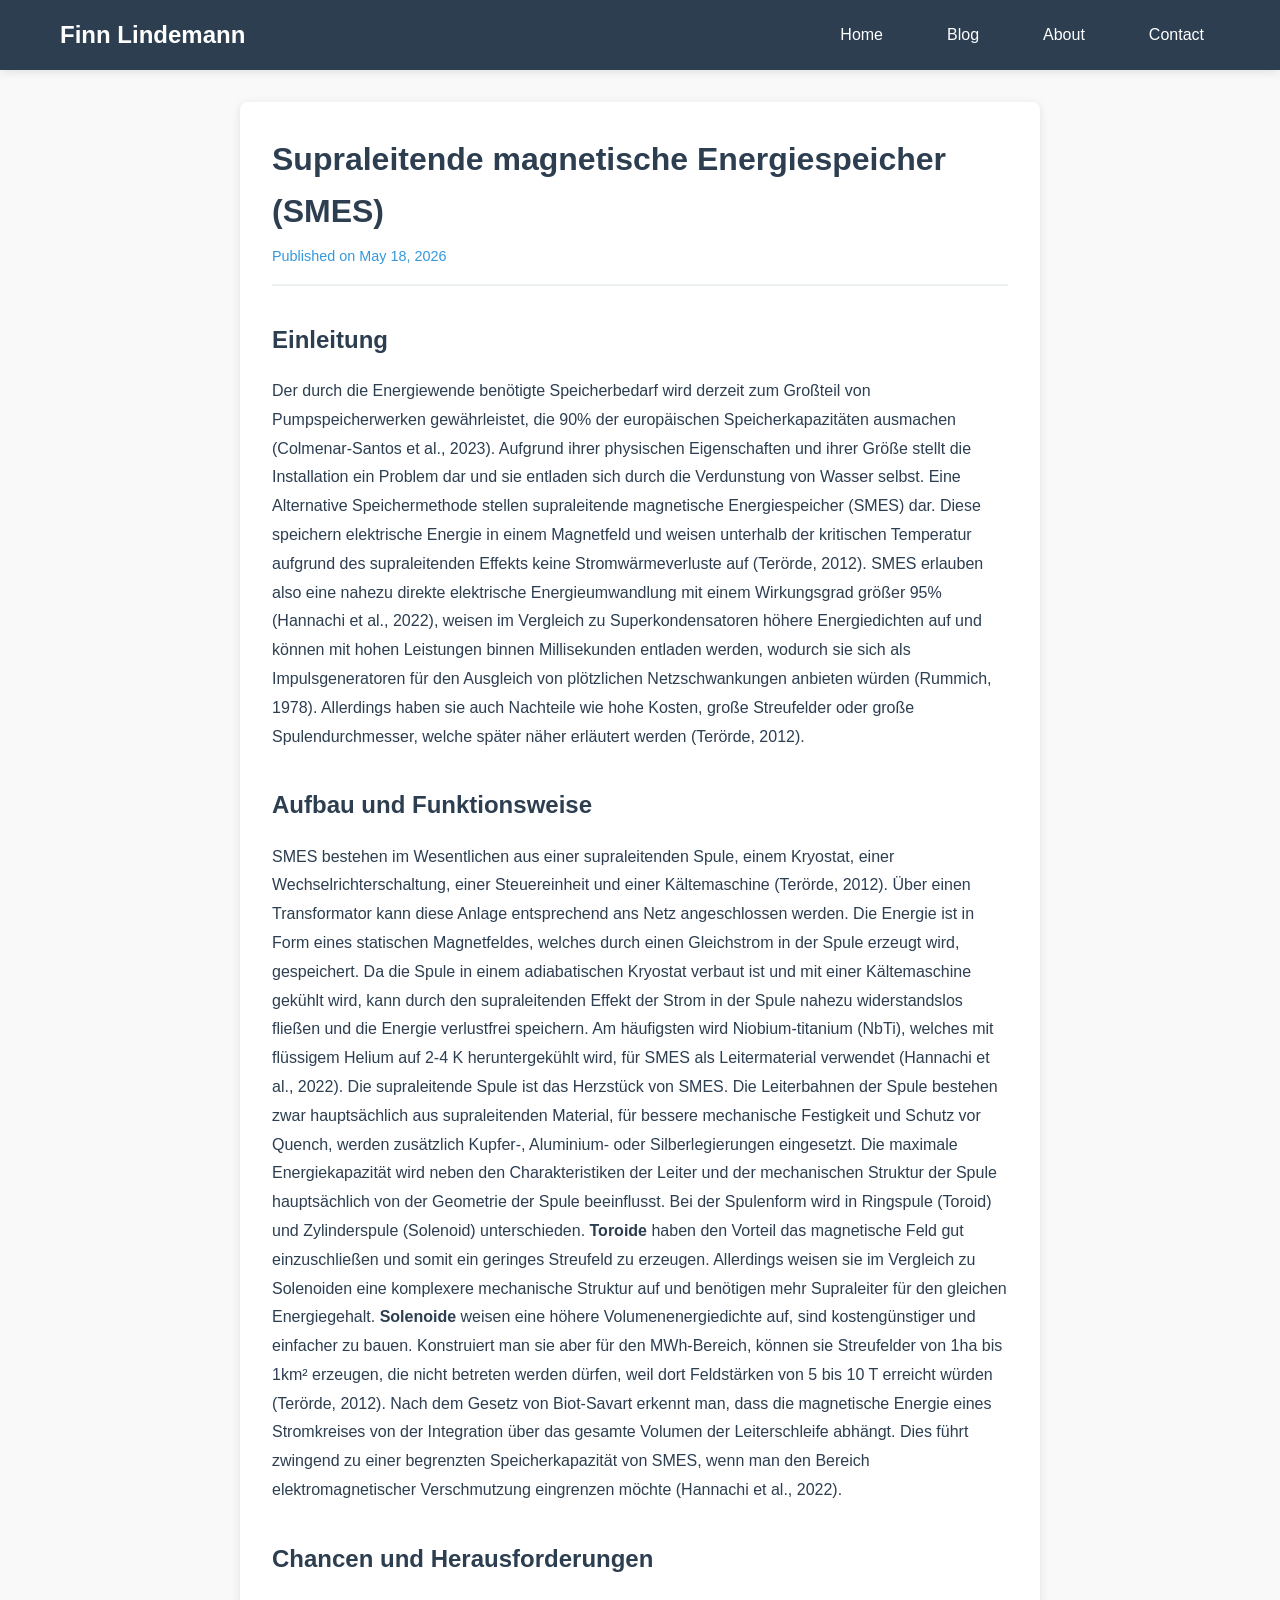
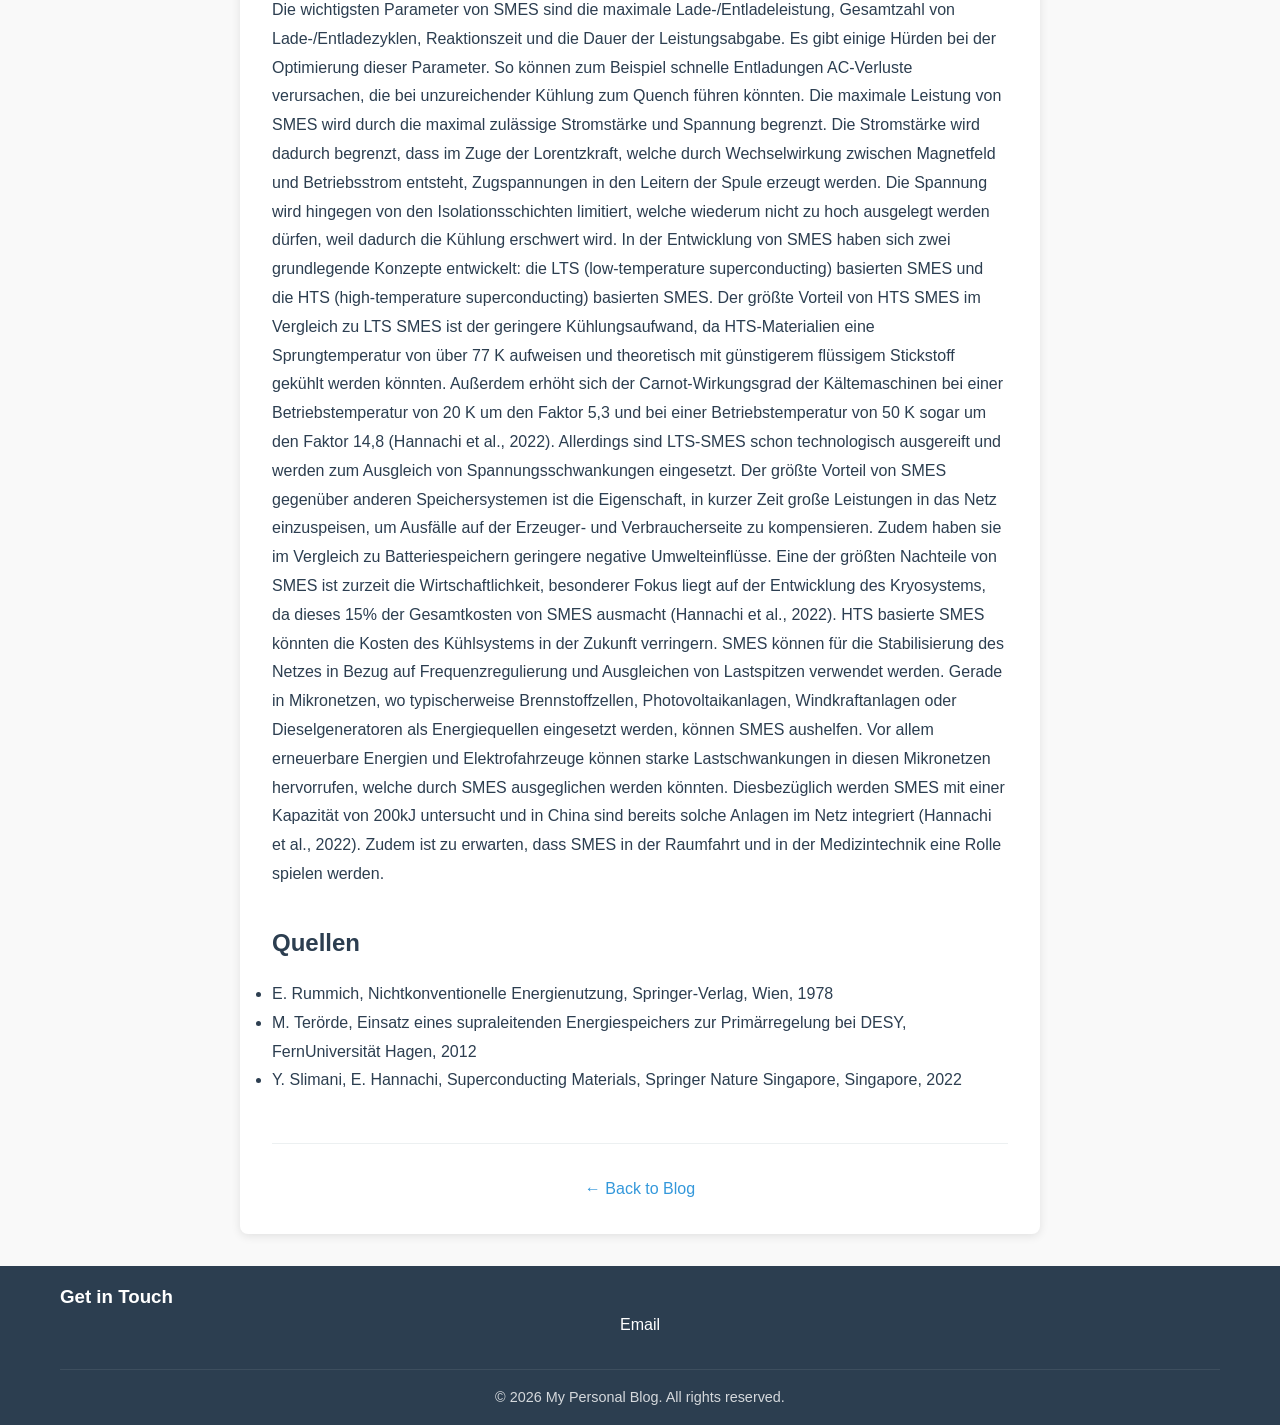
<file: posts/second-post.html>
<!DOCTYPE html>
<html lang="en">
<head>
    <meta charset="UTF-8">
    <meta name="viewport" content="width=device-width, initial-scale=1.0">
    <title>Supraleitende magnetische Energiespeicher - Finn Lindemann</title>
    <link rel="stylesheet" href="../css/style.css">
</head>
<body>
    <nav class="navbar">
        <div class="container">
            <div class="nav-brand">Finn Lindemann</div>
            <ul class="nav-links">
                <li><a href="../index.html">Home</a></li>
                <li><a href="../index.html#blog">Blog</a></li>
                <li><a href="../index.html#about">About</a></li>
                <li><a href="../index.html#contact">Contact</a></li>
            </ul>
        </div>
    </nav>

    <main class="post-container">
        <article>
            <div class="post-header">
                <h1>Supraleitende magnetische Energiespeicher (SMES)</h1>
                <p class="post-meta">Published on May 18, 2026</p>
            </div>

            <div class="post-content">
                <h2>Einleitung</h2>
                <p>Der durch die Energiewende benötigte Speicherbedarf wird derzeit zum Großteil von Pumpspeicherwerken gewährleistet, die 90% der europäischen Speicherkapazitäten ausmachen (Colmenar-Santos et al., 2023). Aufgrund ihrer physischen Eigenschaften und ihrer Größe stellt die Installation ein Problem dar und sie entladen sich durch die Verdunstung von Wasser selbst.

                Eine Alternative Speichermethode stellen supraleitende magnetische Energiespeicher (SMES) dar. Diese speichern elektrische Energie in einem Magnetfeld und weisen unterhalb der kritischen Temperatur aufgrund des supraleitenden Effekts keine Stromwärmeverluste auf (Terörde, 2012).

                SMES erlauben also eine nahezu direkte elektrische Energieumwandlung mit einem Wirkungsgrad größer 95% (Hannachi et al., 2022), weisen im Vergleich zu Superkondensatoren höhere Energiedichten auf und können mit hohen Leistungen binnen Millisekunden entladen werden, wodurch sie sich als Impulsgeneratoren für den Ausgleich von plötzlichen Netzschwankungen anbieten würden (Rummich, 1978).

                Allerdings haben sie auch Nachteile wie hohe Kosten, große Streufelder oder große Spulendurchmesser, welche später näher erläutert werden (Terörde, 2012).</p>

                <h2>Aufbau und Funktionsweise</h2>
                <p>SMES bestehen im Wesentlichen aus einer supraleitenden Spule, einem Kryostat, einer Wechselrichterschaltung, einer Steuereinheit und einer Kältemaschine (Terörde, 2012). Über einen Transformator kann diese Anlage entsprechend ans Netz angeschlossen werden.

                Die Energie ist in Form eines statischen Magnetfeldes, welches durch einen Gleichstrom in der Spule erzeugt wird, gespeichert. Da die Spule in einem adiabatischen Kryostat verbaut ist und mit einer Kältemaschine gekühlt wird, kann durch den supraleitenden Effekt der Strom in der Spule nahezu widerstandslos fließen und die Energie verlustfrei speichern.

                Am häufigsten wird Niobium-titanium (NbTi), welches mit flüssigem Helium auf 2-4 K heruntergekühlt wird, für SMES als Leitermaterial verwendet (Hannachi et al., 2022). Die supraleitende Spule ist das Herzstück von SMES. Die Leiterbahnen der Spule bestehen zwar hauptsächlich aus supraleitenden Material, für bessere mechanische Festigkeit und Schutz vor Quench, werden zusätzlich Kupfer-, Aluminium- oder Silberlegierungen eingesetzt.

                Die maximale Energiekapazität wird neben den Charakteristiken der Leiter und der mechanischen Struktur der Spule hauptsächlich von der Geometrie der Spule beeinflusst. Bei der Spulenform wird in Ringspule (Toroid) und Zylinderspule (Solenoid) unterschieden.

                <strong>Toroide</strong> haben den Vorteil das magnetische Feld gut einzuschließen und somit ein geringes Streufeld zu erzeugen. Allerdings weisen sie im Vergleich zu Solenoiden eine komplexere mechanische Struktur auf und benötigen mehr Supraleiter für den gleichen Energiegehalt.

                <strong>Solenoide</strong> weisen eine höhere Volumenenergiedichte auf, sind kostengünstiger und einfacher zu bauen. Konstruiert man sie aber für den MWh-Bereich, können sie Streufelder von 1ha bis 1km² erzeugen, die nicht betreten werden dürfen, weil dort Feldstärken von 5 bis 10 T erreicht würden (Terörde, 2012).

                Nach dem Gesetz von Biot-Savart erkennt man, dass die magnetische Energie eines Stromkreises von der Integration über das gesamte Volumen der Leiterschleife abhängt. Dies führt zwingend zu einer begrenzten Speicherkapazität von SMES, wenn man den Bereich elektromagnetischer Verschmutzung eingrenzen möchte (Hannachi et al., 2022).

                <h2>Chancen und Herausforderungen</h2>
                <p>Die wichtigsten Parameter von SMES sind die maximale Lade-/Entladeleistung, Gesamtzahl von Lade-/Entladezyklen, Reaktionszeit und die Dauer der Leistungsabgabe. Es gibt einige Hürden bei der Optimierung dieser Parameter. So können zum Beispiel schnelle Entladungen AC-Verluste verursachen, die bei unzureichender Kühlung zum Quench führen könnten.

                Die maximale Leistung von SMES wird durch die maximal zulässige Stromstärke und Spannung begrenzt. Die Stromstärke wird dadurch begrenzt, dass im Zuge der Lorentzkraft, welche durch Wechselwirkung zwischen Magnetfeld und Betriebsstrom entsteht, Zugspannungen in den Leitern der Spule erzeugt werden. Die Spannung wird hingegen von den Isolationsschichten limitiert, welche wiederum nicht zu hoch ausgelegt werden dürfen, weil dadurch die Kühlung erschwert wird.
                In der Entwicklung von SMES haben sich zwei grundlegende Konzepte entwickelt: die LTS (low-temperature superconducting) basierten SMES und die HTS (high-temperature superconducting) basierten SMES.

                Der größte Vorteil von HTS SMES im Vergleich zu LTS SMES ist der geringere Kühlungsaufwand, da HTS-Materialien eine Sprungtemperatur von über 77 K aufweisen und theoretisch mit günstigerem flüssigem Stickstoff gekühlt werden könnten. Außerdem erhöht sich der Carnot-Wirkungsgrad der Kältemaschinen bei einer Betriebstemperatur von 20 K um den Faktor 5,3 und bei einer Betriebstemperatur von 50 K sogar um den Faktor 14,8 (Hannachi et al., 2022).
                Allerdings sind LTS-SMES schon technologisch ausgereift und werden zum Ausgleich von Spannungsschwankungen eingesetzt.

                
                Der größte Vorteil von SMES gegenüber anderen Speichersystemen ist die Eigenschaft, in kurzer Zeit große Leistungen in das Netz einzuspeisen, um Ausfälle auf der Erzeuger- und Verbraucherseite zu kompensieren. Zudem haben sie im Vergleich zu Batteriespeichern geringere negative Umwelteinflüsse.

                Eine der größten Nachteile von SMES ist zurzeit die Wirtschaftlichkeit, besonderer Fokus liegt auf der Entwicklung des Kryosystems, da dieses 15% der Gesamtkosten von SMES ausmacht (Hannachi et al., 2022). HTS basierte SMES könnten die Kosten des Kühlsystems in der Zukunft verringern.

               
                SMES können für die Stabilisierung des Netzes in Bezug auf Frequenzregulierung und Ausgleichen von Lastspitzen verwendet werden. Gerade in Mikronetzen, wo typischerweise Brennstoffzellen, Photovoltaikanlagen, Windkraftanlagen oder Dieselgeneratoren als Energiequellen eingesetzt werden, können SMES aushelfen.

                Vor allem erneuerbare Energien und Elektrofahrzeuge können starke Lastschwankungen in diesen Mikronetzen hervorrufen, welche durch SMES ausgeglichen werden könnten. Diesbezüglich werden SMES mit einer Kapazität von 200kJ untersucht und in China sind bereits solche Anlagen im Netz integriert (Hannachi et al., 2022).

                Zudem ist zu erwarten, dass SMES in der Raumfahrt und in der Medizintechnik eine Rolle spielen werden.</p>

                <h2>Quellen</h2>
                <ul>
                    <li>E. Rummich, Nichtkonventionelle Energienutzung, Springer-Verlag, Wien, 1978</li>
                    <li>M. Terörde, Einsatz eines supraleitenden Energiespeichers zur Primärregelung bei DESY, FernUniversität Hagen, 2012</li>
                    <li>Y. Slimani, E. Hannachi, Superconducting Materials, Springer Nature Singapore, Singapore, 2022</li>
                </ul>
            </div>
        </article>

        <div style="text-align: center; margin-top: 3rem; padding-top: 2rem; border-top: 1px solid #ecf0f1;">
            <a href="../index.html#blog" class="read-more">← Back to Blog</a>
        </div>
    </main>

    <footer class="footer">
        <div class="container">
            <h3>Get in Touch</h3>
            <div class="social-links">
                <a href="mailto:your-email@example.com" class="social-link">Email</a>
            </div>
            <p class="footer-text">&copy; 2026 My Personal Blog. All rights reserved.</p>
        </div>
    </footer>

    <script src="../js/script.js"></script>
</body>
</html>
</file>
<file: css/style.css>
/* Global Styles */
:root {
    --primary-color: #2c3e50;
    --secondary-color: #3498db;
    --accent-color: #e74c3c;
    --light-bg: #ecf0f1;
    --dark-text: #2c3e50;
    --light-text: #ffffff;
    --border-radius: 8px;
    --box-shadow: 0 2px 10px rgba(0, 0, 0, 0.1);
}

* {
    margin: 0;
    padding: 0;
    box-sizing: border-box;
}

body {
    font-family: 'Segoe UI', Tahoma, Geneva, Verdana, sans-serif;
    line-height: 1.6;
    color: var(--dark-text);
    background-color: #f9f9f9;
}

.container {
    max-width: 1200px;
    margin: 0 auto;
    padding: 0 20px;
}

/* Navigation */
.navbar {
    background-color: var(--primary-color);
    padding: 1rem 0;
    position: sticky;
    top: 0;
    z-index: 100;
    box-shadow: var(--box-shadow);
}

.navbar .container {
    display: flex;
    justify-content: space-between;
    align-items: center;
}

.nav-brand {
    font-size: 1.5rem;
    font-weight: bold;
    color: var(--light-text);
}

.nav-links {
    display: flex;
    list-style: none;
    gap: 2rem;
}

.nav-links a {
    color: var(--light-text);
    text-decoration: none;
    transition: color 0.3s ease;
    padding: 0.5rem 1rem;
}

.nav-links a:hover,
.nav-links a.active {
    color: var(--secondary-color);
    border-bottom: 2px solid var(--secondary-color);
}

/* Hero Section */
#home {
    scroll-margin-top: 90px;
}

.hero {
    background: linear-gradient(135deg, rgba(44, 62, 80, 0.8) 0%, rgba(52, 152, 219, 0.8) 100%), url('../img/geralt-neurons-7420670_1920.jpg');
    background-size: cover;
    background-position: center;
    background-attachment: fixed;
    color: var(--light-text);
    padding: 5rem 0;
    text-align: center;
}

.hero h1 {
    font-size: 3rem;
    margin-bottom: 1rem;
}

.hero p {
    font-size: 1.25rem;
    opacity: 0.9;
}

/* Blog Section */
.blog-section {
    padding: 3rem 0;
}

.blog-section h2 {
    font-size: 2rem;
    margin-bottom: 2rem;
    text-align: center;
}

.blog-grid {
    display: grid;
    grid-template-columns: repeat(auto-fill, minmax(250px, 1fr));
    gap: 2rem;
}

.blog-card {
    background: var(--light-text);
    border-radius: var(--border-radius);
    overflow: hidden;
    box-shadow: var(--box-shadow);
    transition: transform 0.3s ease, box-shadow 0.3s ease;
}

.blog-card:hover {
    transform: translateY(-5px);
    box-shadow: 0 5px 20px rgba(0, 0, 0, 0.15);
}

.blog-image {
    width: 100%;
    height: 200px;
    overflow: hidden;
}

.blog-image img {
    width: 100%;
    height: 100%;
    object-fit: cover;
}

.blog-content {
    padding: 1.5rem;
}

.blog-content h3 {
    font-size: 1.25rem;
    margin-bottom: 0.5rem;
}

.blog-date {
    color: var(--secondary-color);
    font-size: 0.9rem;
    margin-bottom: 1rem;
}

.blog-content p {
    color: #555;
    margin-bottom: 1rem;
    line-height: 1.6;
}

.read-more {
    color: var(--secondary-color);
    text-decoration: none;
    font-weight: 500;
    transition: color 0.3s ease;
}

.read-more:hover {
    color: var(--accent-color);
}

/* About Section */
.about-section {
    padding: 3rem 0;
    background-color: var(--light-bg);
    border-radius: var(--border-radius);
    margin: 2rem 0;
}

.about-section h2 {
    font-size: 2rem;
    margin-bottom: 2rem;
    text-align: center;
}

.about-content {
    display: flex;
    flex-direction: column;
    align-items: center;
    text-align: center;
    gap: 1.5rem;
}

.profile-pic {
    width: 200px;
    height: 200px;
    border-radius: 50%;
    object-fit: cover;
    box-shadow: var(--box-shadow);
}

.about-text {
    max-width: 700px;
    width: 100%;
}

    .timeline {
        position: relative;
        margin-top: 2.5rem;
        padding-left: 2rem;
        isolation: isolate;
    }

    .timeline::before {
        content: '';
        position: absolute;
        top: 0;
        left: 1rem;
        width: 3px;
        height: 100%;
        background: var(--secondary-color);
        border-radius: 2px;
        z-index: 0;
    }

    .timeline-item {
        position: relative;
        z-index: 1;
        padding: 1.5rem 1rem 1.5rem 5rem;
        margin-bottom: 1.5rem;
        background: rgba(255, 255, 255, 0.95);
        border-radius: var(--border-radius);
        box-shadow: var(--box-shadow);
        opacity: 0;
        transform: translateY(30px);
        transition: opacity 0.6s ease, transform 0.6s ease;
        will-change: opacity, transform;
    }

    .timeline-year {
        position: absolute;
        top: 1.5rem;
        left: 1rem;
        transform: translateX(-100%);
        display: inline-flex;
        align-items: center;
        justify-content: center;
        padding: 0.35rem 0.75rem;
        min-width: 4.5rem;
        background: var(--primary-color);
        color: var(--light-text);
        border-radius: 999px;
        font-weight: 700;
        font-size: 0.9rem;
        white-space: normal;
        text-align: center;
        z-index: 2;
    }

    .timeline-year--range {
        padding: 0.5rem 0.75rem;
        line-height: 1.1;
    }

    .timeline-item.is-visible {
        opacity: 1;
        transform: translateY(0);
    }

    .timeline-item:last-child {
        margin-bottom: 0;
    }

    .timeline-details h3 {
        margin-bottom: 0.5rem;
        font-size: 1.1rem;
    }

    .timeline-details p {
        color: #555;
        line-height: 1.7;
    }
.contact-section,
.footer {
    scroll-margin-top: 120px;
}

.footer {
    padding: 1rem 0;
    background-color: var(--primary-color);
    color: var(--light-text);
}

.contact-section {
    padding: 3rem 0;
    background-color: var(--primary-color);
    color: var(--light-text);
}

.contact-section h2 {
    text-align: center;
    margin-bottom: 1.5rem;
}

.contact-section .social-links {
    flex-direction: column;
    gap: 1rem;
}

.social-links {
    display: flex;
    justify-content: center;
    align-items: center;
    gap: 1.5rem;
    margin-bottom: 2rem;
    flex-wrap: wrap;
}

.social-link {
    color: var(--light-text);
    text-decoration: none;
    transition: color 0.3s ease;
}

.social-link:hover {
    color: var(--secondary-color);
}

.footer-text {
    text-align: center;
    font-size: 0.9rem;
    opacity: 0.8;
    padding-top: 1rem;
    border-top: 1px solid rgba(255, 255, 255, 0.1);
}

/* Blog Post Page */
.post-container {
    max-width: 800px;
    margin: 2rem auto;
    background: var(--light-text);
    padding: 2rem;
    border-radius: var(--border-radius);
    box-shadow: var(--box-shadow);
}

.post-header {
    margin-bottom: 2rem;
    border-bottom: 2px solid var(--light-bg);
    padding-bottom: 1rem;
}

.post-header h1 {
    font-size: 2rem;
    margin-bottom: 0.5rem;
}

.post-meta {
    color: var(--secondary-color);
    font-size: 0.9rem;
}

.post-content {
    line-height: 1.8;
}

.post-content p {
    margin-bottom: 1rem;
}

.post-content h2 {
    font-size: 1.5rem;
    margin: 2rem 0 1rem 0;
}

/* Responsive Design */
@media (max-width: 768px) {
    .container {
        padding: 0 15px;
    }

    .hero {
        background-attachment: scroll;
        padding: 4rem 0;
    }

    .hero h1 {
        font-size: 2rem;
    }

    .hero p {
        font-size: 1.1rem;
    }

    .nav-links {
        gap: 1rem;
        flex-wrap: wrap;
        justify-content: center;
    }

    .blog-grid {
        grid-template-columns: 1fr;
    }

    .about-content {
        flex-direction: column;
        align-items: center;
        text-align: center;
    }

    .about-text {
        min-width: auto;
    }

    .profile-pic {
        width: 160px;
        height: 160px;
    }

    .social-links {
        flex-direction: column;
        gap: 1rem;
    }

    .post-container {
        margin: 1rem;
        padding: 1rem;
    }

    .timeline {
        padding-left: 2rem;
    }

    .timeline::before {
        left: 1rem;
    }

    .timeline-item {
        padding-left: 5rem;
    }

    .timeline-year {
        left: 1rem;
        transform: translateX(-100%);
        top: 1.5rem;
    }
}
</file>
